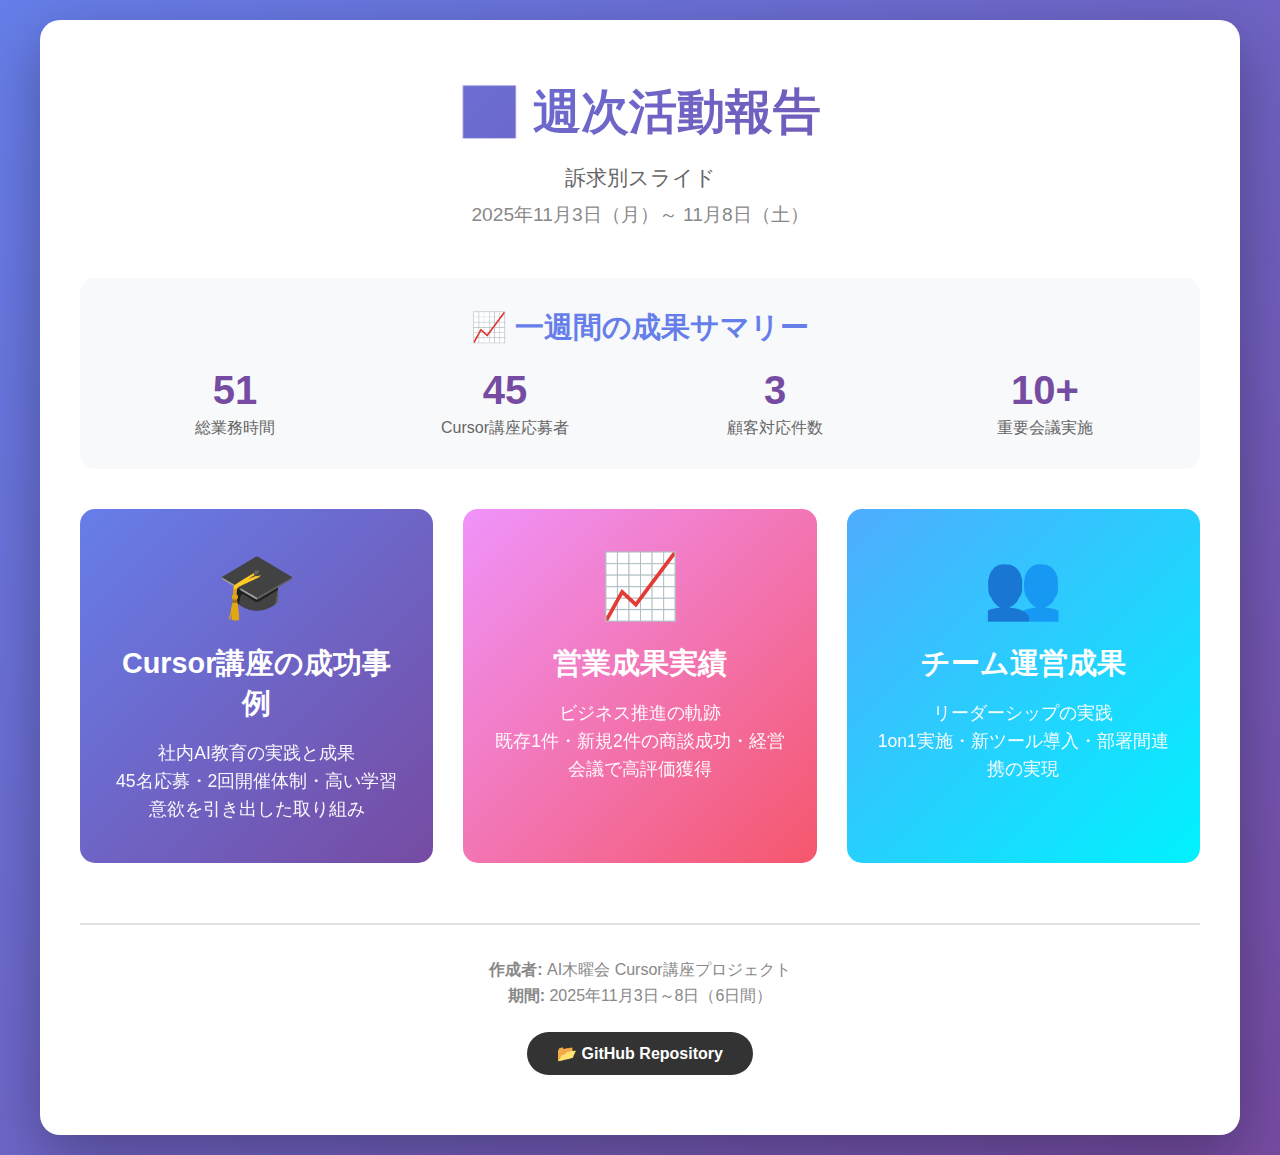
<file: docs/index.html>
<!DOCTYPE html>
<html lang="ja">
<head>
    <meta charset="UTF-8">
    <meta name="viewport" content="width=device-width, initial-scale=1.0">
    <title>週次活動報告 - 訴求別スライド</title>
    <style>
        * {
            margin: 0;
            padding: 0;
            box-sizing: border-box;
        }
        
        body {
            font-family: 'Segoe UI', 'Yu Gothic', 'Hiragino Sans', sans-serif;
            background: linear-gradient(135deg, #667eea 0%, #764ba2 100%);
            min-height: 100vh;
            display: flex;
            align-items: center;
            justify-content: center;
            padding: 20px;
            color: #333;
        }
        
        .container {
            background: white;
            border-radius: 20px;
            box-shadow: 0 20px 60px rgba(0,0,0,0.3);
            max-width: 1200px;
            width: 100%;
            padding: 60px 40px;
            animation: fadeIn 0.8s ease-in;
        }
        
        @keyframes fadeIn {
            from { opacity: 0; transform: translateY(20px); }
            to { opacity: 1; transform: translateY(0); }
        }
        
        .header {
            text-align: center;
            margin-bottom: 50px;
        }
        
        h1 {
            font-size: 3em;
            background: linear-gradient(135deg, #667eea 0%, #764ba2 100%);
            -webkit-background-clip: text;
            -webkit-text-fill-color: transparent;
            background-clip: text;
            margin-bottom: 20px;
            font-weight: 700;
        }
        
        .subtitle {
            font-size: 1.3em;
            color: #666;
            margin-bottom: 10px;
        }
        
        .date {
            font-size: 1.2em;
            color: #888;
        }
        
        .cards-grid {
            display: grid;
            grid-template-columns: repeat(auto-fit, minmax(300px, 1fr));
            gap: 30px;
            margin: 40px 0;
        }
        
        .card {
            background: linear-gradient(135deg, #f5f7fa 0%, #c3cfe2 100%);
            border-radius: 15px;
            padding: 40px 30px;
            text-align: center;
            transition: all 0.3s ease;
            cursor: pointer;
            text-decoration: none;
            color: inherit;
            display: block;
            position: relative;
            overflow: hidden;
        }
        
        .card::before {
            content: '';
            position: absolute;
            top: 0;
            left: 0;
            width: 100%;
            height: 100%;
            background: linear-gradient(135deg, rgba(102, 126, 234, 0.1) 0%, rgba(118, 75, 162, 0.1) 100%);
            opacity: 0;
            transition: opacity 0.3s ease;
        }
        
        .card:hover::before {
            opacity: 1;
        }
        
        .card:hover {
            transform: translateY(-10px);
            box-shadow: 0 20px 40px rgba(0,0,0,0.2);
        }
        
        .card.purple {
            background: linear-gradient(135deg, #667eea 0%, #764ba2 100%);
            color: white;
        }
        
        .card.pink {
            background: linear-gradient(135deg, #f093fb 0%, #f5576c 100%);
            color: white;
        }
        
        .card.blue {
            background: linear-gradient(135deg, #4facfe 0%, #00f2fe 100%);
            color: white;
        }
        
        .card-icon {
            font-size: 4em;
            margin-bottom: 20px;
            display: block;
        }
        
        .card h2 {
            font-size: 1.8em;
            margin-bottom: 15px;
            font-weight: 600;
        }
        
        .card p {
            font-size: 1.1em;
            line-height: 1.6;
            opacity: 0.95;
        }
        
        .footer {
            text-align: center;
            margin-top: 60px;
            padding-top: 30px;
            border-top: 2px solid #e0e0e0;
        }
        
        .footer p {
            color: #888;
            font-size: 1em;
            margin: 5px 0;
        }
        
        .github-link {
            display: inline-block;
            margin-top: 20px;
            padding: 12px 30px;
            background: #333;
            color: white;
            text-decoration: none;
            border-radius: 50px;
            font-weight: 600;
            transition: all 0.3s ease;
        }
        
        .github-link:hover {
            background: #555;
            transform: translateY(-2px);
            box-shadow: 0 5px 15px rgba(0,0,0,0.3);
        }
        
        .stats-summary {
            background: #f8f9fa;
            border-radius: 15px;
            padding: 30px;
            margin: 30px 0;
            text-align: center;
        }
        
        .stats-summary h3 {
            font-size: 1.8em;
            color: #667eea;
            margin-bottom: 20px;
        }
        
        .stats-row {
            display: flex;
            justify-content: space-around;
            flex-wrap: wrap;
            gap: 20px;
        }
        
        .stat-item {
            flex: 1;
            min-width: 150px;
        }
        
        .stat-number {
            font-size: 2.5em;
            font-weight: 700;
            color: #764ba2;
        }
        
        .stat-label {
            font-size: 1em;
            color: #666;
            margin-top: 5px;
        }
    </style>
</head>
<body>
    <div class="container">
        <div class="header">
            <h1>📊 週次活動報告</h1>
            <div class="subtitle">訴求別スライド</div>
            <div class="date">2025年11月3日（月）～ 11月8日（土）</div>
        </div>
        
        <div class="stats-summary">
            <h3>📈 一週間の成果サマリー</h3>
            <div class="stats-row">
                <div class="stat-item">
                    <div class="stat-number">51</div>
                    <div class="stat-label">総業務時間</div>
                </div>
                <div class="stat-item">
                    <div class="stat-number">45</div>
                    <div class="stat-label">Cursor講座応募者</div>
                </div>
                <div class="stat-item">
                    <div class="stat-number">3</div>
                    <div class="stat-label">顧客対応件数</div>
                </div>
                <div class="stat-item">
                    <div class="stat-number">10+</div>
                    <div class="stat-label">重要会議実施</div>
                </div>
            </div>
        </div>
        
        <div class="cards-grid">
            <a href="cursor-course.html" class="card purple">
                <span class="card-icon">🎓</span>
                <h2>Cursor講座の成功事例</h2>
                <p>社内AI教育の実践と成果<br>45名応募・2回開催体制・高い学習意欲を引き出した取り組み</p>
            </a>
            
            <a href="sales-achievement.html" class="card pink">
                <span class="card-icon">📈</span>
                <h2>営業成果実績</h2>
                <p>ビジネス推進の軌跡<br>既存1件・新規2件の商談成功・経営会議で高評価獲得</p>
            </a>
            
            <a href="team-management.html" class="card blue">
                <span class="card-icon">👥</span>
                <h2>チーム運営成果</h2>
                <p>リーダーシップの実践<br>1on1実施・新ツール導入・部署間連携の実現</p>
            </a>
        </div>
        
        <div class="footer">
            <p><strong>作成者:</strong> AI木曜会 Cursor講座プロジェクト</p>
            <p><strong>期間:</strong> 2025年11月3日～8日（6日間）</p>
            <a href="https://github.com/j-sasa/cursor_test" target="_blank" class="github-link">
                📂 GitHub Repository
            </a>
        </div>
    </div>
</body>
</html>
</file>
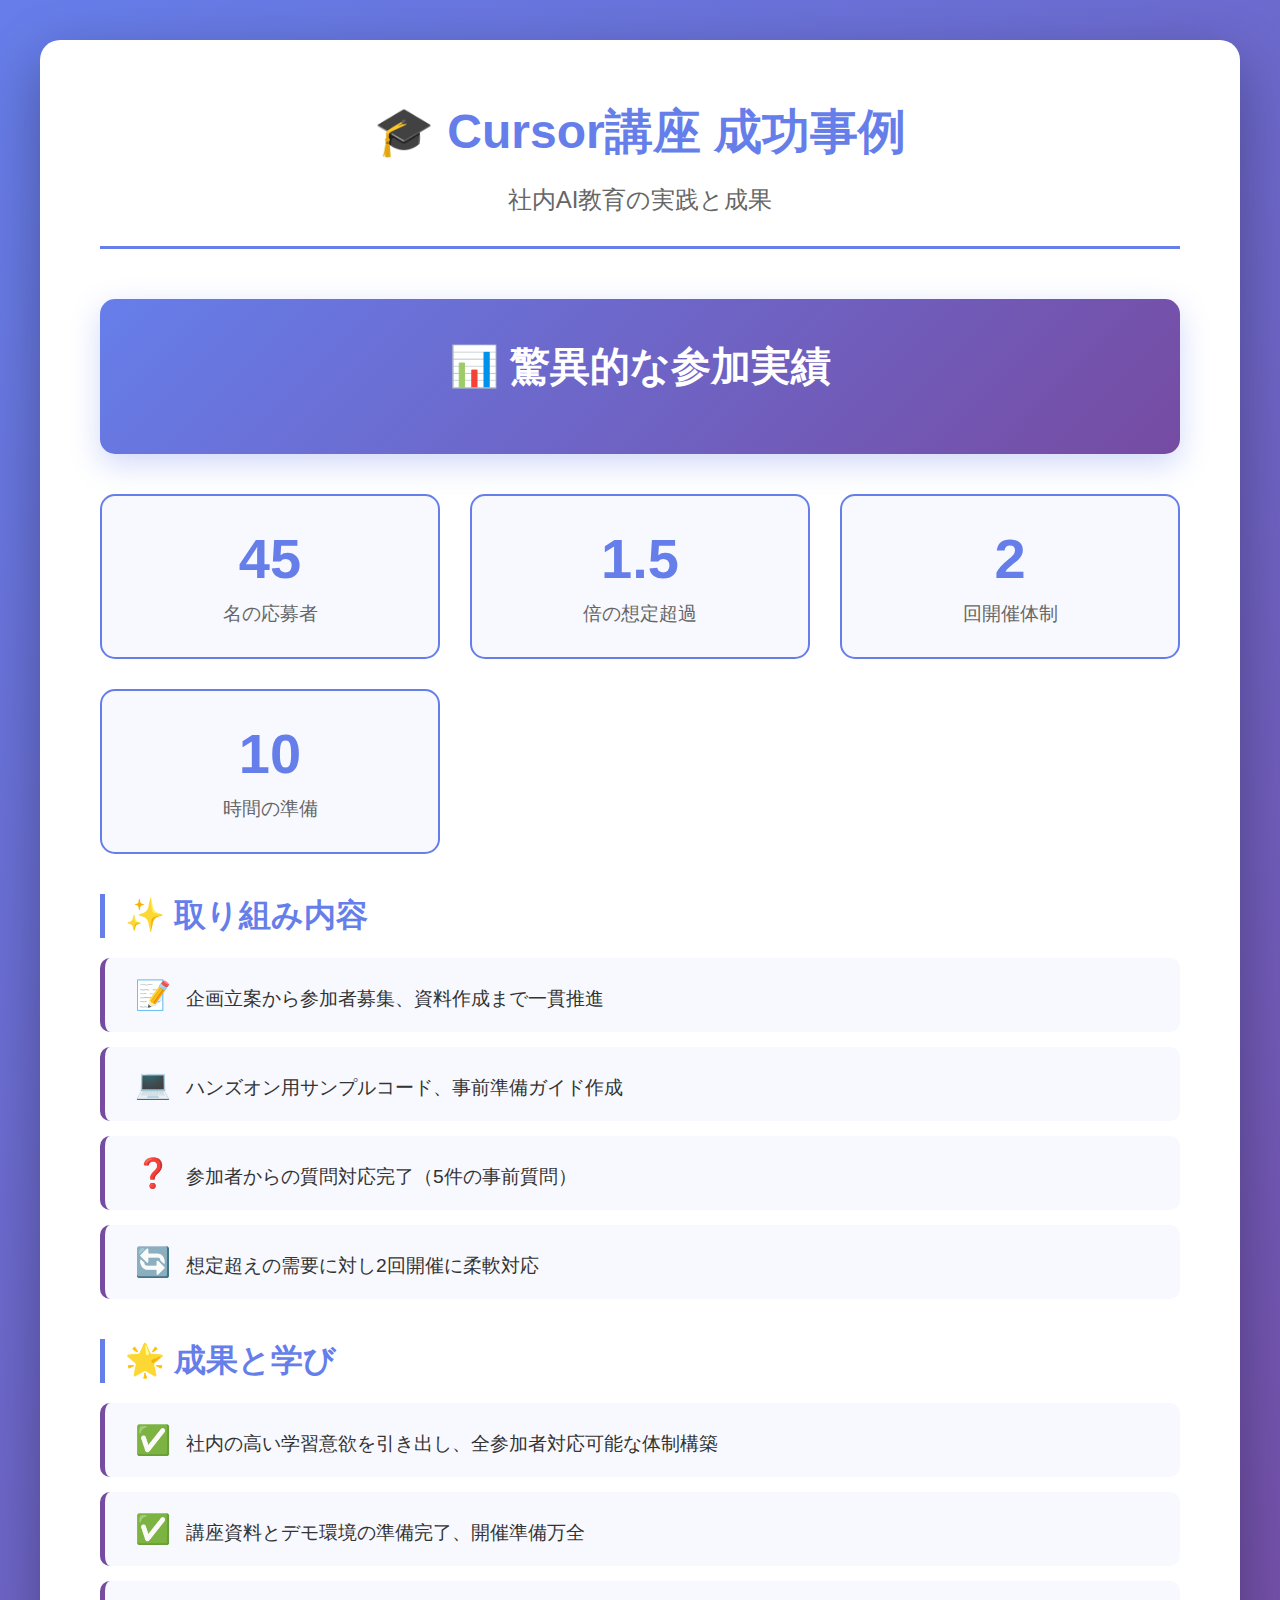
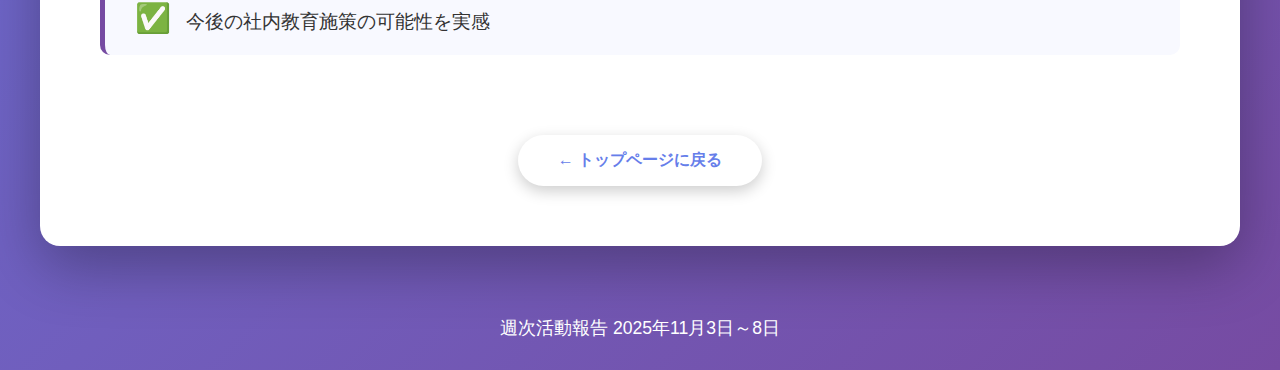
<file: docs/cursor-course.html>
<!DOCTYPE html>
<html lang="ja">
<head>
    <meta charset="UTF-8">
    <meta name="viewport" content="width=device-width, initial-scale=1.0">
    <title>Cursor講座 成功事例 - 社内AI教育の実践</title>
    <style>
        * {
            margin: 0;
            padding: 0;
            box-sizing: border-box;
        }
        
        body {
            font-family: 'Segoe UI', 'Yu Gothic', 'Hiragino Sans', sans-serif;
            background: linear-gradient(135deg, #667eea 0%, #764ba2 100%);
            min-height: 100vh;
            display: flex;
            flex-direction: column;
            color: #333;
        }
        
        .slide-container {
            flex: 1;
            display: flex;
            align-items: center;
            justify-content: center;
            padding: 40px 20px;
        }
        
        .slide {
            background: white;
            border-radius: 20px;
            box-shadow: 0 20px 60px rgba(0,0,0,0.3);
            max-width: 1200px;
            width: 100%;
            padding: 60px;
            animation: fadeIn 0.8s ease-in;
        }
        
        @keyframes fadeIn {
            from { opacity: 0; transform: translateY(20px); }
            to { opacity: 1; transform: translateY(0); }
        }
        
        .header {
            text-align: center;
            margin-bottom: 50px;
            padding-bottom: 30px;
            border-bottom: 3px solid #667eea;
        }
        
        h1 {
            font-size: 3em;
            color: #667eea;
            margin-bottom: 20px;
            font-weight: 700;
        }
        
        .subtitle {
            font-size: 1.5em;
            color: #666;
            font-weight: 400;
        }
        
        .highlight-box {
            background: linear-gradient(135deg, #667eea 0%, #764ba2 100%);
            color: white;
            padding: 40px;
            border-radius: 15px;
            margin: 30px 0;
            box-shadow: 0 10px 30px rgba(102, 126, 234, 0.3);
        }
        
        .highlight-box h2 {
            font-size: 2.5em;
            margin-bottom: 20px;
            text-align: center;
        }
        
        .stats-grid {
            display: grid;
            grid-template-columns: repeat(auto-fit, minmax(250px, 1fr));
            gap: 30px;
            margin: 40px 0;
        }
        
        .stat-card {
            background: #f8f9ff;
            padding: 30px;
            border-radius: 15px;
            text-align: center;
            border: 2px solid #667eea;
            transition: transform 0.3s ease;
        }
        
        .stat-card:hover {
            transform: translateY(-5px);
            box-shadow: 0 10px 30px rgba(102, 126, 234, 0.2);
        }
        
        .stat-number {
            font-size: 3.5em;
            font-weight: 700;
            color: #667eea;
            margin-bottom: 10px;
        }
        
        .stat-label {
            font-size: 1.2em;
            color: #666;
            font-weight: 500;
        }
        
        .content-section {
            margin: 40px 0;
        }
        
        .content-section h3 {
            font-size: 2em;
            color: #667eea;
            margin-bottom: 20px;
            padding-left: 20px;
            border-left: 5px solid #667eea;
        }
        
        .list-item {
            background: #f8f9ff;
            padding: 20px 30px;
            margin: 15px 0;
            border-radius: 10px;
            border-left: 5px solid #764ba2;
            font-size: 1.2em;
            transition: all 0.3s ease;
        }
        
        .list-item:hover {
            background: #eef0ff;
            transform: translateX(10px);
        }
        
        .emoji {
            font-size: 1.5em;
            margin-right: 15px;
        }
        
        .footer {
            text-align: center;
            padding: 30px;
            color: white;
            font-size: 1.1em;
        }
        
        .back-link {
            display: inline-block;
            margin-top: 40px;
            padding: 15px 40px;
            background: white;
            color: #667eea;
            text-decoration: none;
            border-radius: 50px;
            font-weight: 600;
            box-shadow: 0 5px 15px rgba(0,0,0,0.2);
            transition: all 0.3s ease;
        }
        
        .back-link:hover {
            transform: translateY(-3px);
            box-shadow: 0 8px 25px rgba(0,0,0,0.3);
        }
    </style>
</head>
<body>
    <div class="slide-container">
        <div class="slide">
            <div class="header">
                <h1>🎓 Cursor講座 成功事例</h1>
                <div class="subtitle">社内AI教育の実践と成果</div>
            </div>
            
            <div class="highlight-box">
                <h2>📊 驚異的な参加実績</h2>
            </div>
            
            <div class="stats-grid">
                <div class="stat-card">
                    <div class="stat-number">45</div>
                    <div class="stat-label">名の応募者</div>
                </div>
                <div class="stat-card">
                    <div class="stat-number">1.5</div>
                    <div class="stat-label">倍の想定超過</div>
                </div>
                <div class="stat-card">
                    <div class="stat-number">2</div>
                    <div class="stat-label">回開催体制</div>
                </div>
                <div class="stat-card">
                    <div class="stat-number">10</div>
                    <div class="stat-label">時間の準備</div>
                </div>
            </div>
            
            <div class="content-section">
                <h3>✨ 取り組み内容</h3>
                <div class="list-item">
                    <span class="emoji">📝</span>企画立案から参加者募集、資料作成まで一貫推進
                </div>
                <div class="list-item">
                    <span class="emoji">💻</span>ハンズオン用サンプルコード、事前準備ガイド作成
                </div>
                <div class="list-item">
                    <span class="emoji">❓</span>参加者からの質問対応完了（5件の事前質問）
                </div>
                <div class="list-item">
                    <span class="emoji">🔄</span>想定超えの需要に対し2回開催に柔軟対応
                </div>
            </div>
            
            <div class="content-section">
                <h3>🌟 成果と学び</h3>
                <div class="list-item">
                    <span class="emoji">✅</span>社内の高い学習意欲を引き出し、全参加者対応可能な体制構築
                </div>
                <div class="list-item">
                    <span class="emoji">✅</span>講座資料とデモ環境の準備完了、開催準備万全
                </div>
                <div class="list-item">
                    <span class="emoji">✅</span>今後の社内教育施策の可能性を実感
                </div>
            </div>
            
            <div style="text-align: center;">
                <a href="index.html" class="back-link">← トップページに戻る</a>
            </div>
        </div>
    </div>
    
    <div class="footer">
        週次活動報告 2025年11月3日～8日
    </div>
</body>
</html>
</file>
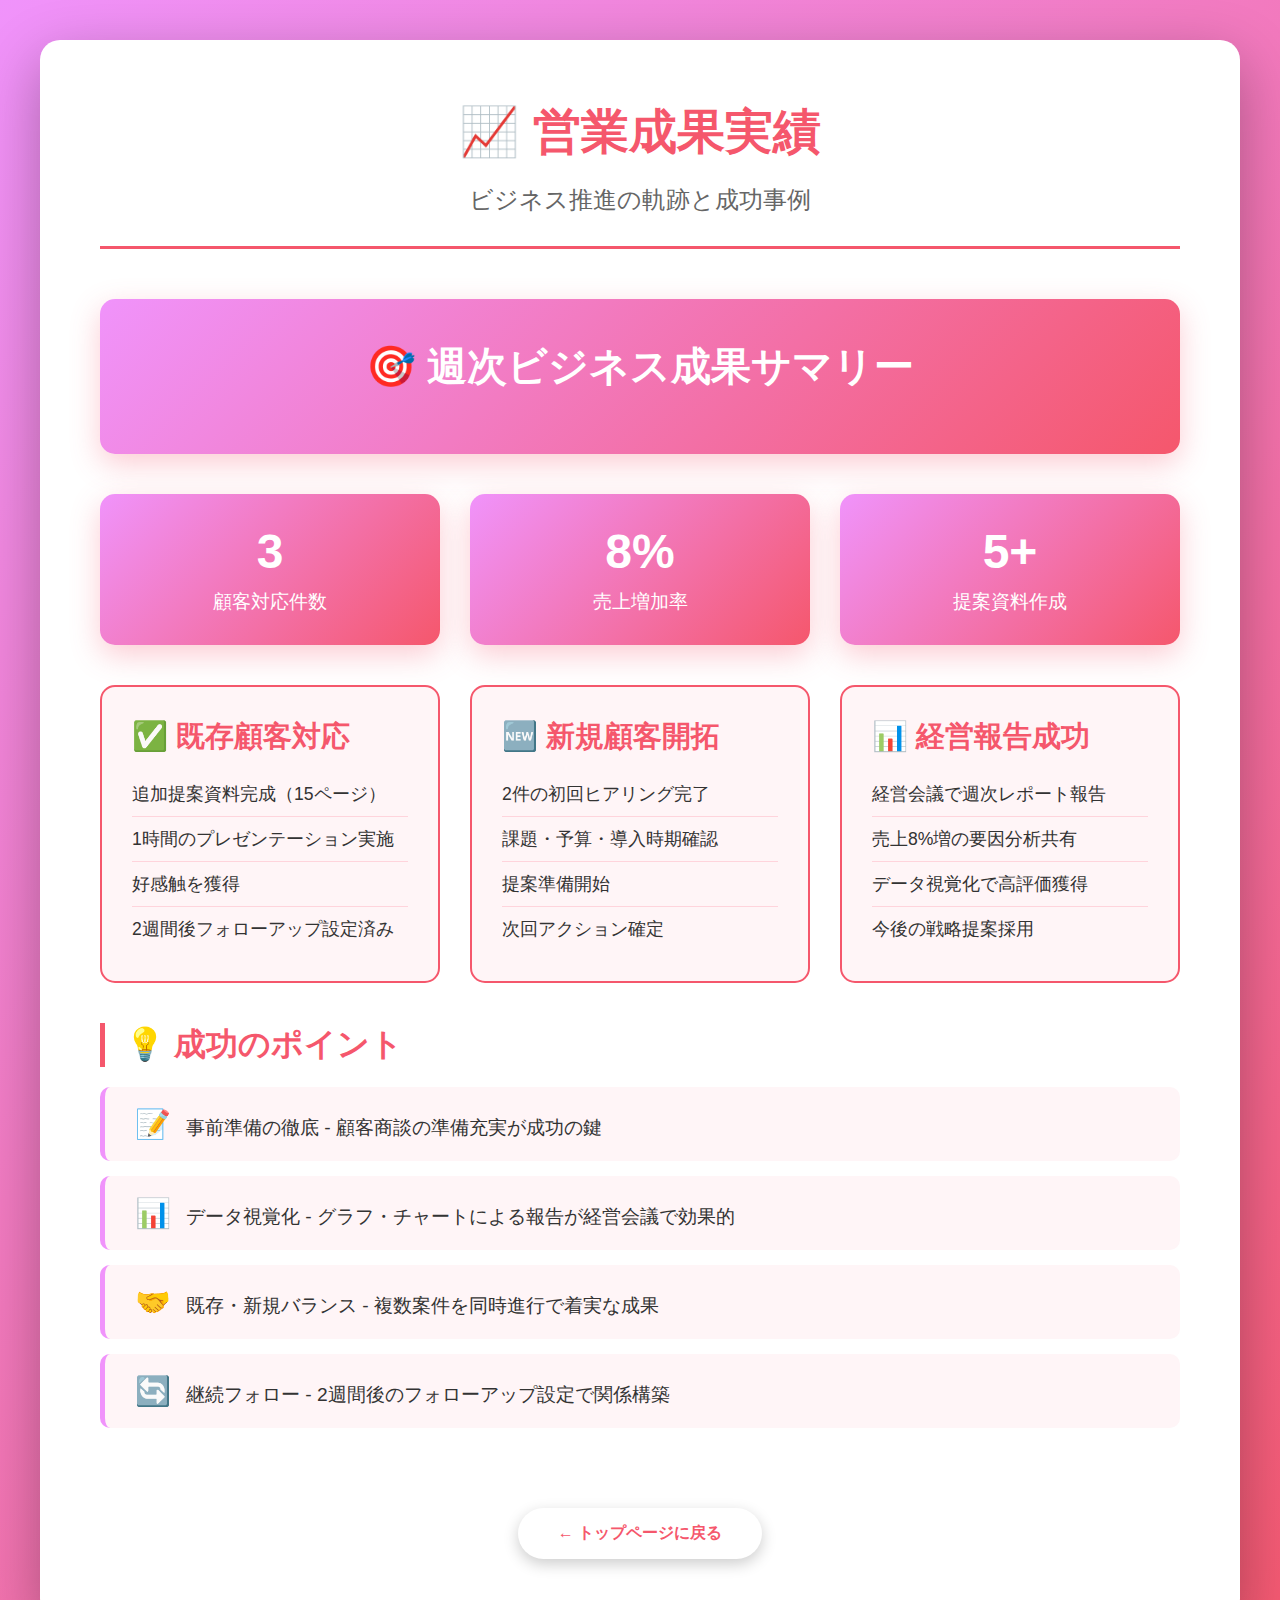
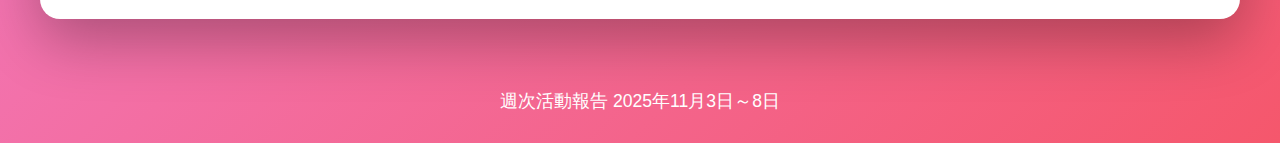
<file: docs/sales-achievement.html>
<!DOCTYPE html>
<html lang="ja">
<head>
    <meta charset="UTF-8">
    <meta name="viewport" content="width=device-width, initial-scale=1.0">
    <title>営業成果実績 - ビジネス推進の軌跡</title>
    <style>
        * {
            margin: 0;
            padding: 0;
            box-sizing: border-box;
        }
        
        body {
            font-family: 'Segoe UI', 'Yu Gothic', 'Hiragino Sans', sans-serif;
            background: linear-gradient(135deg, #f093fb 0%, #f5576c 100%);
            min-height: 100vh;
            display: flex;
            flex-direction: column;
            color: #333;
        }
        
        .slide-container {
            flex: 1;
            display: flex;
            align-items: center;
            justify-content: center;
            padding: 40px 20px;
        }
        
        .slide {
            background: white;
            border-radius: 20px;
            box-shadow: 0 20px 60px rgba(0,0,0,0.3);
            max-width: 1200px;
            width: 100%;
            padding: 60px;
            animation: fadeIn 0.8s ease-in;
        }
        
        @keyframes fadeIn {
            from { opacity: 0; transform: translateY(20px); }
            to { opacity: 1; transform: translateY(0); }
        }
        
        .header {
            text-align: center;
            margin-bottom: 50px;
            padding-bottom: 30px;
            border-bottom: 3px solid #f5576c;
        }
        
        h1 {
            font-size: 3em;
            color: #f5576c;
            margin-bottom: 20px;
            font-weight: 700;
        }
        
        .subtitle {
            font-size: 1.5em;
            color: #666;
            font-weight: 400;
        }
        
        .highlight-box {
            background: linear-gradient(135deg, #f093fb 0%, #f5576c 100%);
            color: white;
            padding: 40px;
            border-radius: 15px;
            margin: 30px 0;
            box-shadow: 0 10px 30px rgba(245, 87, 108, 0.3);
        }
        
        .highlight-box h2 {
            font-size: 2.5em;
            margin-bottom: 20px;
            text-align: center;
        }
        
        .achievement-grid {
            display: grid;
            grid-template-columns: repeat(auto-fit, minmax(300px, 1fr));
            gap: 30px;
            margin: 40px 0;
        }
        
        .achievement-card {
            background: #fff5f7;
            padding: 30px;
            border-radius: 15px;
            border: 2px solid #f5576c;
            transition: transform 0.3s ease;
        }
        
        .achievement-card:hover {
            transform: translateY(-5px);
            box-shadow: 0 10px 30px rgba(245, 87, 108, 0.2);
        }
        
        .achievement-card h3 {
            font-size: 1.8em;
            color: #f5576c;
            margin-bottom: 15px;
        }
        
        .achievement-card ul {
            list-style: none;
            padding-left: 0;
        }
        
        .achievement-card li {
            padding: 10px 0;
            border-bottom: 1px solid #ffd4dc;
            font-size: 1.1em;
        }
        
        .achievement-card li:last-child {
            border-bottom: none;
        }
        
        .stats-row {
            display: flex;
            justify-content: space-around;
            flex-wrap: wrap;
            margin: 40px 0;
            gap: 30px;
        }
        
        .stat-box {
            flex: 1;
            min-width: 200px;
            background: linear-gradient(135deg, #f093fb 0%, #f5576c 100%);
            color: white;
            padding: 30px;
            border-radius: 15px;
            text-align: center;
            box-shadow: 0 10px 30px rgba(245, 87, 108, 0.3);
        }
        
        .stat-box .number {
            font-size: 3em;
            font-weight: 700;
            margin-bottom: 10px;
        }
        
        .stat-box .label {
            font-size: 1.2em;
        }
        
        .content-section {
            margin: 40px 0;
        }
        
        .content-section h3 {
            font-size: 2em;
            color: #f5576c;
            margin-bottom: 20px;
            padding-left: 20px;
            border-left: 5px solid #f5576c;
        }
        
        .list-item {
            background: #fff5f7;
            padding: 20px 30px;
            margin: 15px 0;
            border-radius: 10px;
            border-left: 5px solid #f093fb;
            font-size: 1.2em;
            transition: all 0.3s ease;
        }
        
        .list-item:hover {
            background: #ffe8ed;
            transform: translateX(10px);
        }
        
        .emoji {
            font-size: 1.5em;
            margin-right: 15px;
        }
        
        .footer {
            text-align: center;
            padding: 30px;
            color: white;
            font-size: 1.1em;
        }
        
        .back-link {
            display: inline-block;
            margin-top: 40px;
            padding: 15px 40px;
            background: white;
            color: #f5576c;
            text-decoration: none;
            border-radius: 50px;
            font-weight: 600;
            box-shadow: 0 5px 15px rgba(0,0,0,0.2);
            transition: all 0.3s ease;
        }
        
        .back-link:hover {
            transform: translateY(-3px);
            box-shadow: 0 8px 25px rgba(0,0,0,0.3);
        }
    </style>
</head>
<body>
    <div class="slide-container">
        <div class="slide">
            <div class="header">
                <h1>📈 営業成果実績</h1>
                <div class="subtitle">ビジネス推進の軌跡と成功事例</div>
            </div>
            
            <div class="highlight-box">
                <h2>🎯 週次ビジネス成果サマリー</h2>
            </div>
            
            <div class="stats-row">
                <div class="stat-box">
                    <div class="number">3</div>
                    <div class="label">顧客対応件数</div>
                </div>
                <div class="stat-box">
                    <div class="number">8%</div>
                    <div class="label">売上増加率</div>
                </div>
                <div class="stat-box">
                    <div class="number">5+</div>
                    <div class="label">提案資料作成</div>
                </div>
            </div>
            
            <div class="achievement-grid">
                <div class="achievement-card">
                    <h3>✅ 既存顧客対応</h3>
                    <ul>
                        <li>追加提案資料完成（15ページ）</li>
                        <li>1時間のプレゼンテーション実施</li>
                        <li>好感触を獲得</li>
                        <li>2週間後フォローアップ設定済み</li>
                    </ul>
                </div>
                
                <div class="achievement-card">
                    <h3>🆕 新規顧客開拓</h3>
                    <ul>
                        <li>2件の初回ヒアリング完了</li>
                        <li>課題・予算・導入時期確認</li>
                        <li>提案準備開始</li>
                        <li>次回アクション確定</li>
                    </ul>
                </div>
                
                <div class="achievement-card">
                    <h3>📊 経営報告成功</h3>
                    <ul>
                        <li>経営会議で週次レポート報告</li>
                        <li>売上8%増の要因分析共有</li>
                        <li>データ視覚化で高評価獲得</li>
                        <li>今後の戦略提案採用</li>
                    </ul>
                </div>
            </div>
            
            <div class="content-section">
                <h3>💡 成功のポイント</h3>
                <div class="list-item">
                    <span class="emoji">📝</span>事前準備の徹底 - 顧客商談の準備充実が成功の鍵
                </div>
                <div class="list-item">
                    <span class="emoji">📊</span>データ視覚化 - グラフ・チャートによる報告が経営会議で効果的
                </div>
                <div class="list-item">
                    <span class="emoji">🤝</span>既存・新規バランス - 複数案件を同時進行で着実な成果
                </div>
                <div class="list-item">
                    <span class="emoji">🔄</span>継続フォロー - 2週間後のフォローアップ設定で関係構築
                </div>
            </div>
            
            <div style="text-align: center;">
                <a href="index.html" class="back-link">← トップページに戻る</a>
            </div>
        </div>
    </div>
    
    <div class="footer">
        週次活動報告 2025年11月3日～8日
    </div>
</body>
</html>
</file>
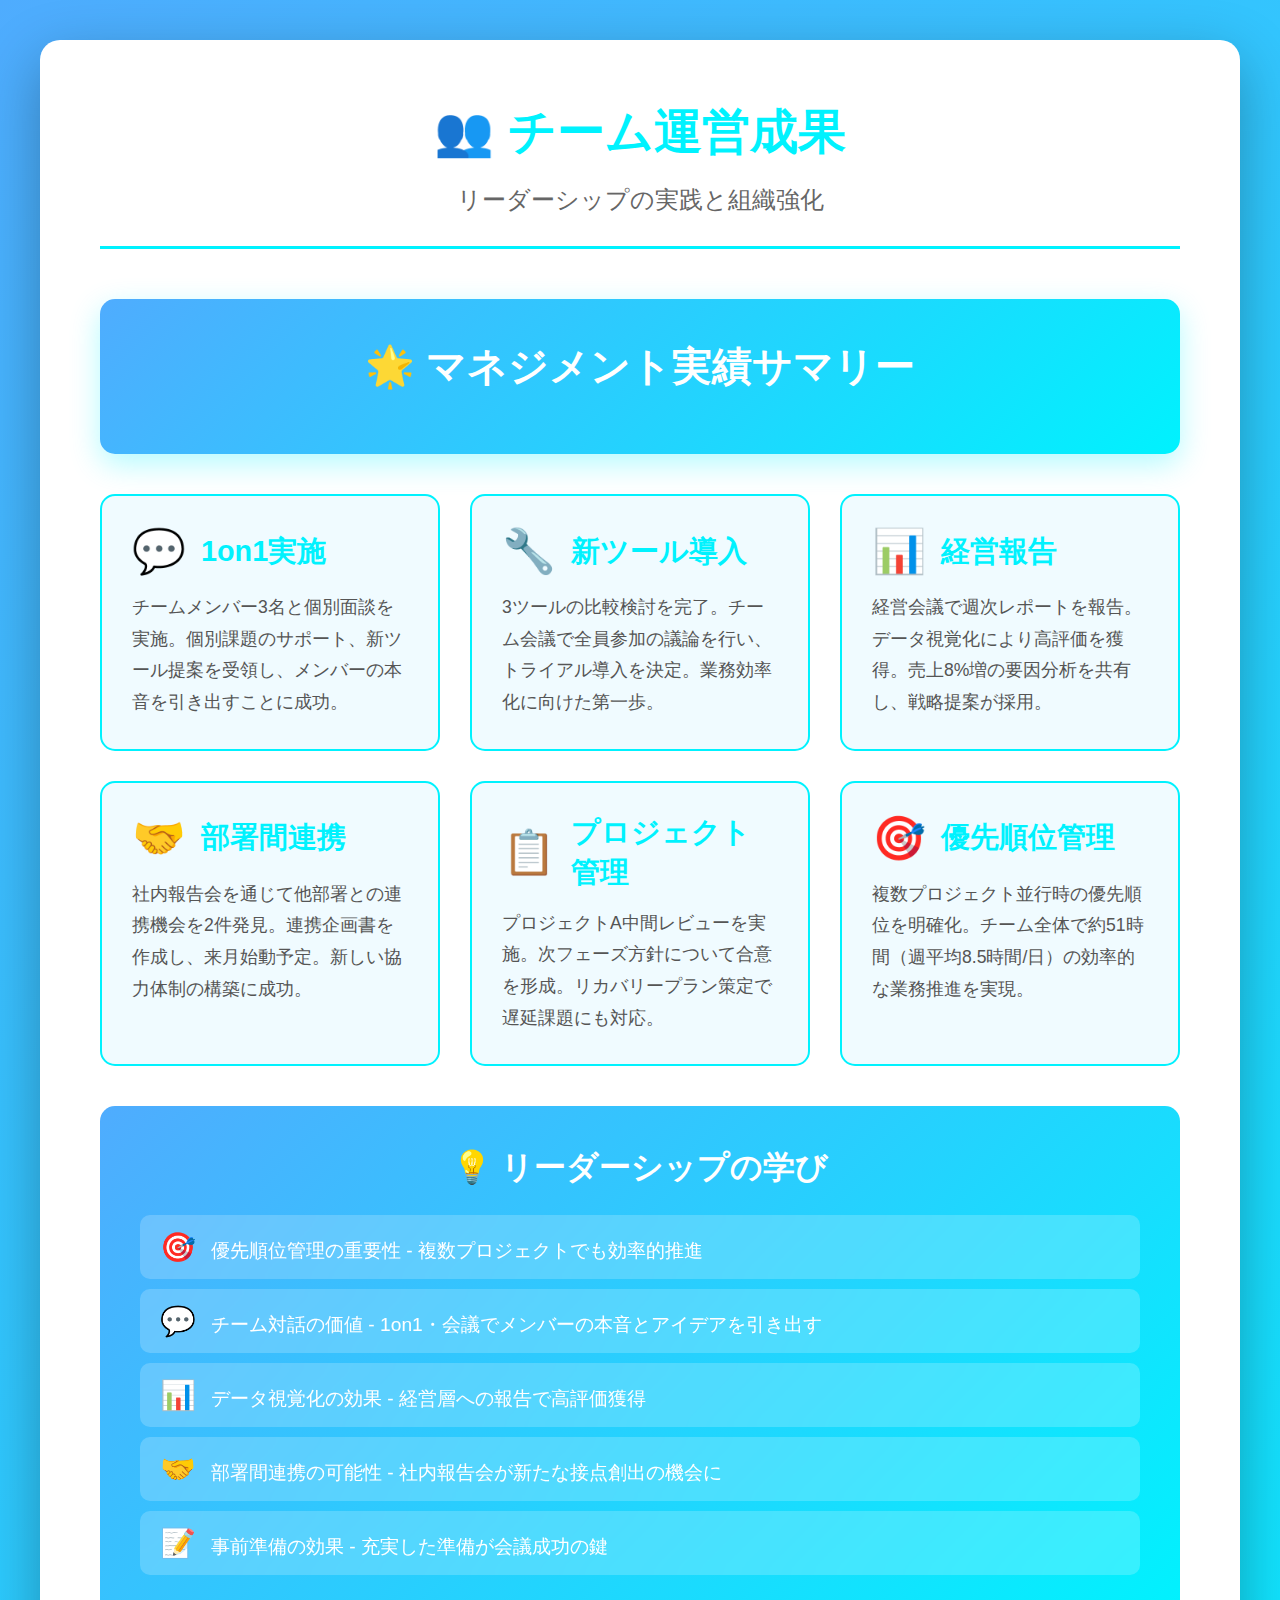
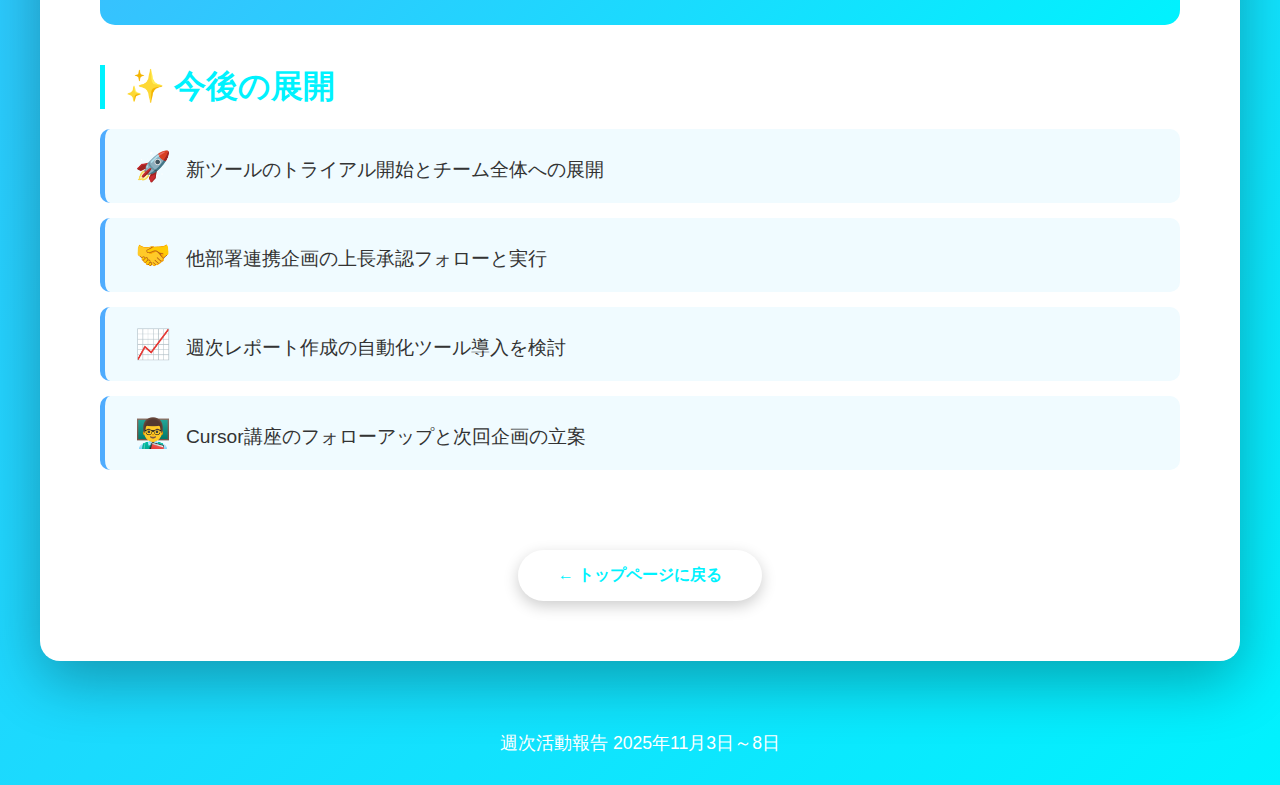
<file: docs/team-management.html>
<!DOCTYPE html>
<html lang="ja">
<head>
    <meta charset="UTF-8">
    <meta name="viewport" content="width=device-width, initial-scale=1.0">
    <title>チーム運営成果 - リーダーシップの実践</title>
    <style>
        * {
            margin: 0;
            padding: 0;
            box-sizing: border-box;
        }
        
        body {
            font-family: 'Segoe UI', 'Yu Gothic', 'Hiragino Sans', sans-serif;
            background: linear-gradient(135deg, #4facfe 0%, #00f2fe 100%);
            min-height: 100vh;
            display: flex;
            flex-direction: column;
            color: #333;
        }
        
        .slide-container {
            flex: 1;
            display: flex;
            align-items: center;
            justify-content: center;
            padding: 40px 20px;
        }
        
        .slide {
            background: white;
            border-radius: 20px;
            box-shadow: 0 20px 60px rgba(0,0,0,0.3);
            max-width: 1200px;
            width: 100%;
            padding: 60px;
            animation: fadeIn 0.8s ease-in;
        }
        
        @keyframes fadeIn {
            from { opacity: 0; transform: translateY(20px); }
            to { opacity: 1; transform: translateY(0); }
        }
        
        .header {
            text-align: center;
            margin-bottom: 50px;
            padding-bottom: 30px;
            border-bottom: 3px solid #00f2fe;
        }
        
        h1 {
            font-size: 3em;
            color: #00f2fe;
            margin-bottom: 20px;
            font-weight: 700;
        }
        
        .subtitle {
            font-size: 1.5em;
            color: #666;
            font-weight: 400;
        }
        
        .highlight-box {
            background: linear-gradient(135deg, #4facfe 0%, #00f2fe 100%);
            color: white;
            padding: 40px;
            border-radius: 15px;
            margin: 30px 0;
            box-shadow: 0 10px 30px rgba(0, 242, 254, 0.3);
        }
        
        .highlight-box h2 {
            font-size: 2.5em;
            margin-bottom: 20px;
            text-align: center;
        }
        
        .management-grid {
            display: grid;
            grid-template-columns: repeat(auto-fit, minmax(280px, 1fr));
            gap: 30px;
            margin: 40px 0;
        }
        
        .management-card {
            background: #f0fbff;
            padding: 30px;
            border-radius: 15px;
            border: 2px solid #00f2fe;
            transition: transform 0.3s ease;
        }
        
        .management-card:hover {
            transform: translateY(-5px);
            box-shadow: 0 10px 30px rgba(0, 242, 254, 0.2);
        }
        
        .management-card h3 {
            font-size: 1.8em;
            color: #00f2fe;
            margin-bottom: 15px;
            display: flex;
            align-items: center;
        }
        
        .management-card .icon {
            font-size: 1.5em;
            margin-right: 15px;
        }
        
        .management-card p {
            font-size: 1.1em;
            line-height: 1.8;
            color: #555;
        }
        
        .content-section {
            margin: 40px 0;
        }
        
        .content-section h3 {
            font-size: 2em;
            color: #00f2fe;
            margin-bottom: 20px;
            padding-left: 20px;
            border-left: 5px solid #00f2fe;
        }
        
        .list-item {
            background: #f0fbff;
            padding: 20px 30px;
            margin: 15px 0;
            border-radius: 10px;
            border-left: 5px solid #4facfe;
            font-size: 1.2em;
            transition: all 0.3s ease;
        }
        
        .list-item:hover {
            background: #d9f5ff;
            transform: translateX(10px);
        }
        
        .emoji {
            font-size: 1.5em;
            margin-right: 15px;
        }
        
        .key-points {
            background: linear-gradient(135deg, #4facfe 0%, #00f2fe 100%);
            color: white;
            padding: 40px;
            border-radius: 15px;
            margin: 40px 0;
        }
        
        .key-points h3 {
            font-size: 2em;
            margin-bottom: 25px;
            text-align: center;
            border: none;
            padding: 0;
        }
        
        .key-points ul {
            list-style: none;
            padding: 0;
        }
        
        .key-points li {
            padding: 15px 20px;
            margin: 10px 0;
            background: rgba(255, 255, 255, 0.2);
            border-radius: 10px;
            font-size: 1.2em;
            backdrop-filter: blur(10px);
        }
        
        .footer {
            text-align: center;
            padding: 30px;
            color: white;
            font-size: 1.1em;
        }
        
        .back-link {
            display: inline-block;
            margin-top: 40px;
            padding: 15px 40px;
            background: white;
            color: #00f2fe;
            text-decoration: none;
            border-radius: 50px;
            font-weight: 600;
            box-shadow: 0 5px 15px rgba(0,0,0,0.2);
            transition: all 0.3s ease;
        }
        
        .back-link:hover {
            transform: translateY(-3px);
            box-shadow: 0 8px 25px rgba(0,0,0,0.3);
        }
    </style>
</head>
<body>
    <div class="slide-container">
        <div class="slide">
            <div class="header">
                <h1>👥 チーム運営成果</h1>
                <div class="subtitle">リーダーシップの実践と組織強化</div>
            </div>
            
            <div class="highlight-box">
                <h2>🌟 マネジメント実績サマリー</h2>
            </div>
            
            <div class="management-grid">
                <div class="management-card">
                    <h3><span class="icon">💬</span>1on1実施</h3>
                    <p>チームメンバー3名と個別面談を実施。個別課題のサポート、新ツール提案を受領し、メンバーの本音を引き出すことに成功。</p>
                </div>
                
                <div class="management-card">
                    <h3><span class="icon">🔧</span>新ツール導入</h3>
                    <p>3ツールの比較検討を完了。チーム会議で全員参加の議論を行い、トライアル導入を決定。業務効率化に向けた第一歩。</p>
                </div>
                
                <div class="management-card">
                    <h3><span class="icon">📊</span>経営報告</h3>
                    <p>経営会議で週次レポートを報告。データ視覚化により高評価を獲得。売上8%増の要因分析を共有し、戦略提案が採用。</p>
                </div>
                
                <div class="management-card">
                    <h3><span class="icon">🤝</span>部署間連携</h3>
                    <p>社内報告会を通じて他部署との連携機会を2件発見。連携企画書を作成し、来月始動予定。新しい協力体制の構築に成功。</p>
                </div>
                
                <div class="management-card">
                    <h3><span class="icon">📋</span>プロジェクト管理</h3>
                    <p>プロジェクトA中間レビューを実施。次フェーズ方針について合意を形成。リカバリープラン策定で遅延課題にも対応。</p>
                </div>
                
                <div class="management-card">
                    <h3><span class="icon">🎯</span>優先順位管理</h3>
                    <p>複数プロジェクト並行時の優先順位を明確化。チーム全体で約51時間（週平均8.5時間/日）の効率的な業務推進を実現。</p>
                </div>
            </div>
            
            <div class="key-points">
                <h3>💡 リーダーシップの学び</h3>
                <ul>
                    <li><span class="emoji">🎯</span>優先順位管理の重要性 - 複数プロジェクトでも効率的推進</li>
                    <li><span class="emoji">💬</span>チーム対話の価値 - 1on1・会議でメンバーの本音とアイデアを引き出す</li>
                    <li><span class="emoji">📊</span>データ視覚化の効果 - 経営層への報告で高評価獲得</li>
                    <li><span class="emoji">🤝</span>部署間連携の可能性 - 社内報告会が新たな接点創出の機会に</li>
                    <li><span class="emoji">📝</span>事前準備の効果 - 充実した準備が会議成功の鍵</li>
                </ul>
            </div>
            
            <div class="content-section">
                <h3>✨ 今後の展開</h3>
                <div class="list-item">
                    <span class="emoji">🚀</span>新ツールのトライアル開始とチーム全体への展開
                </div>
                <div class="list-item">
                    <span class="emoji">🤝</span>他部署連携企画の上長承認フォローと実行
                </div>
                <div class="list-item">
                    <span class="emoji">📈</span>週次レポート作成の自動化ツール導入を検討
                </div>
                <div class="list-item">
                    <span class="emoji">👨‍🏫</span>Cursor講座のフォローアップと次回企画の立案
                </div>
            </div>
            
            <div style="text-align: center;">
                <a href="index.html" class="back-link">← トップページに戻る</a>
            </div>
        </div>
    </div>
    
    <div class="footer">
        週次活動報告 2025年11月3日～8日
    </div>
</body>
</html>
</file>
